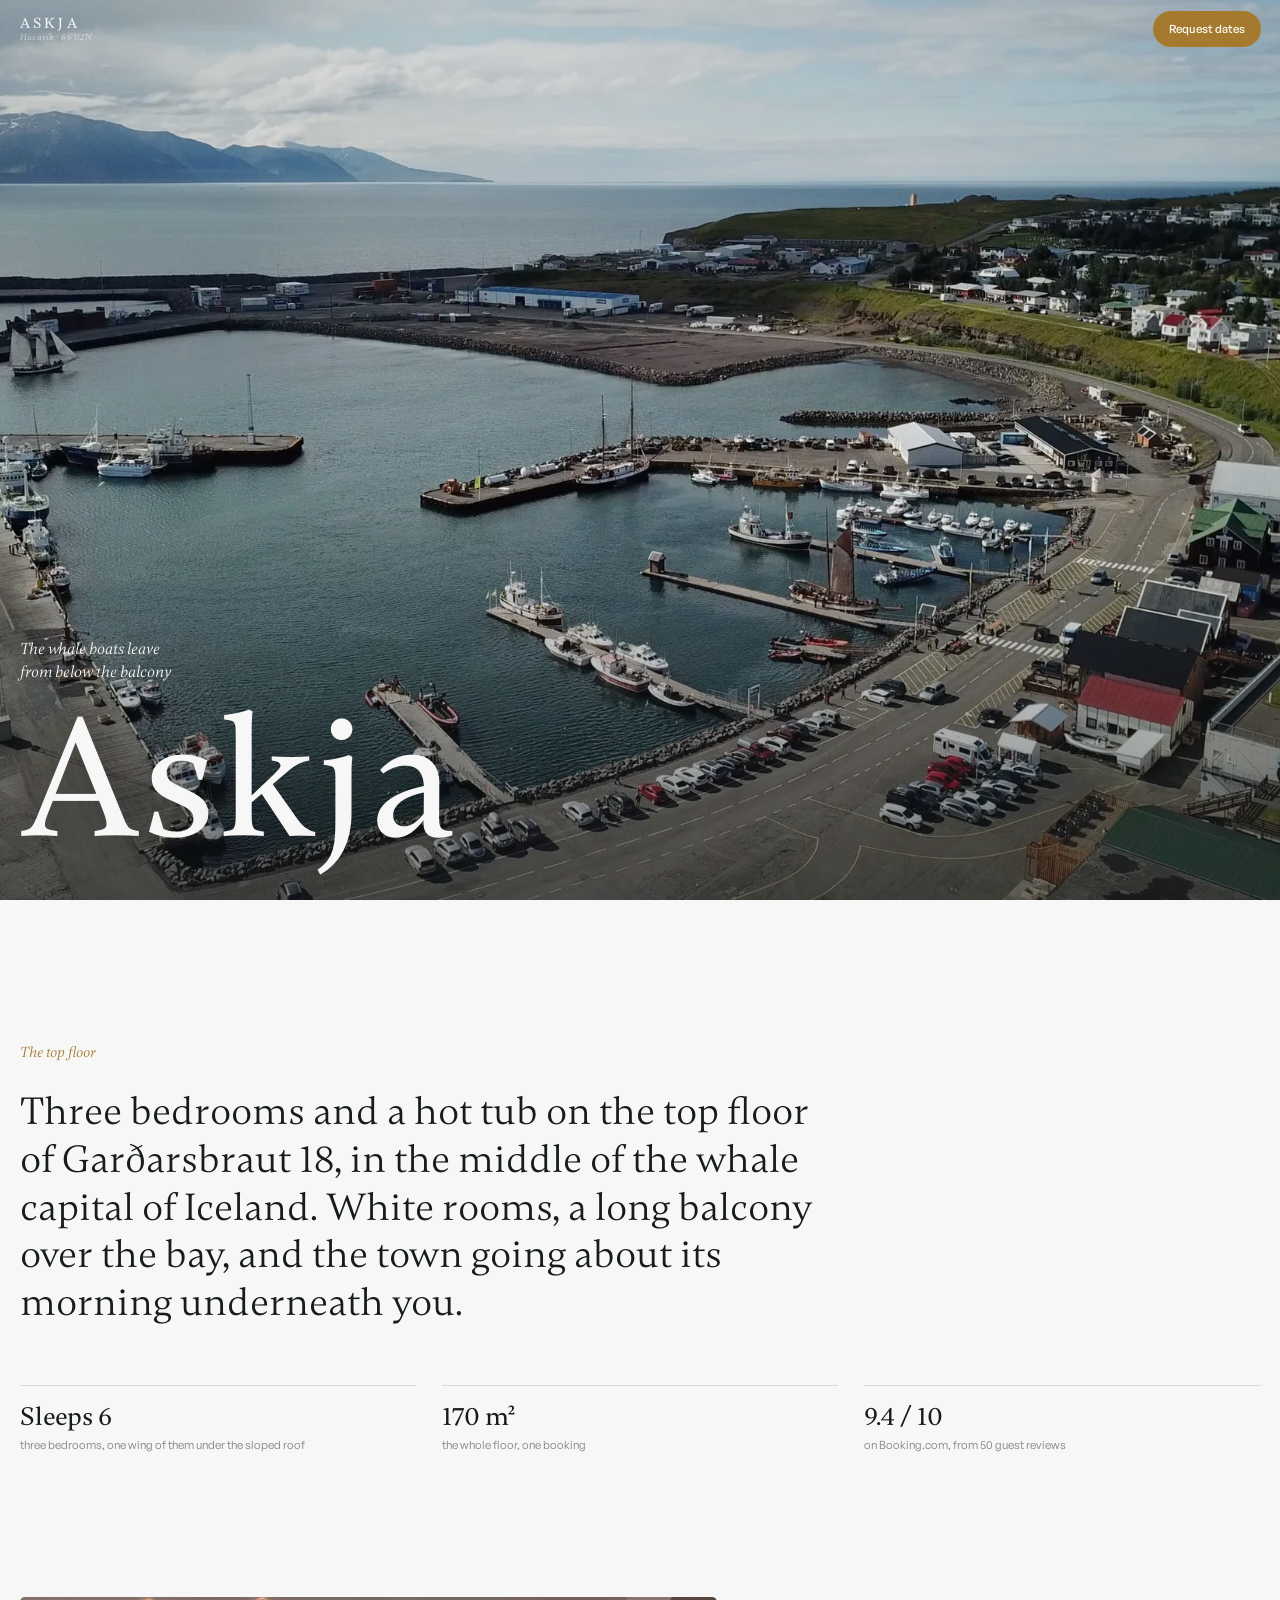
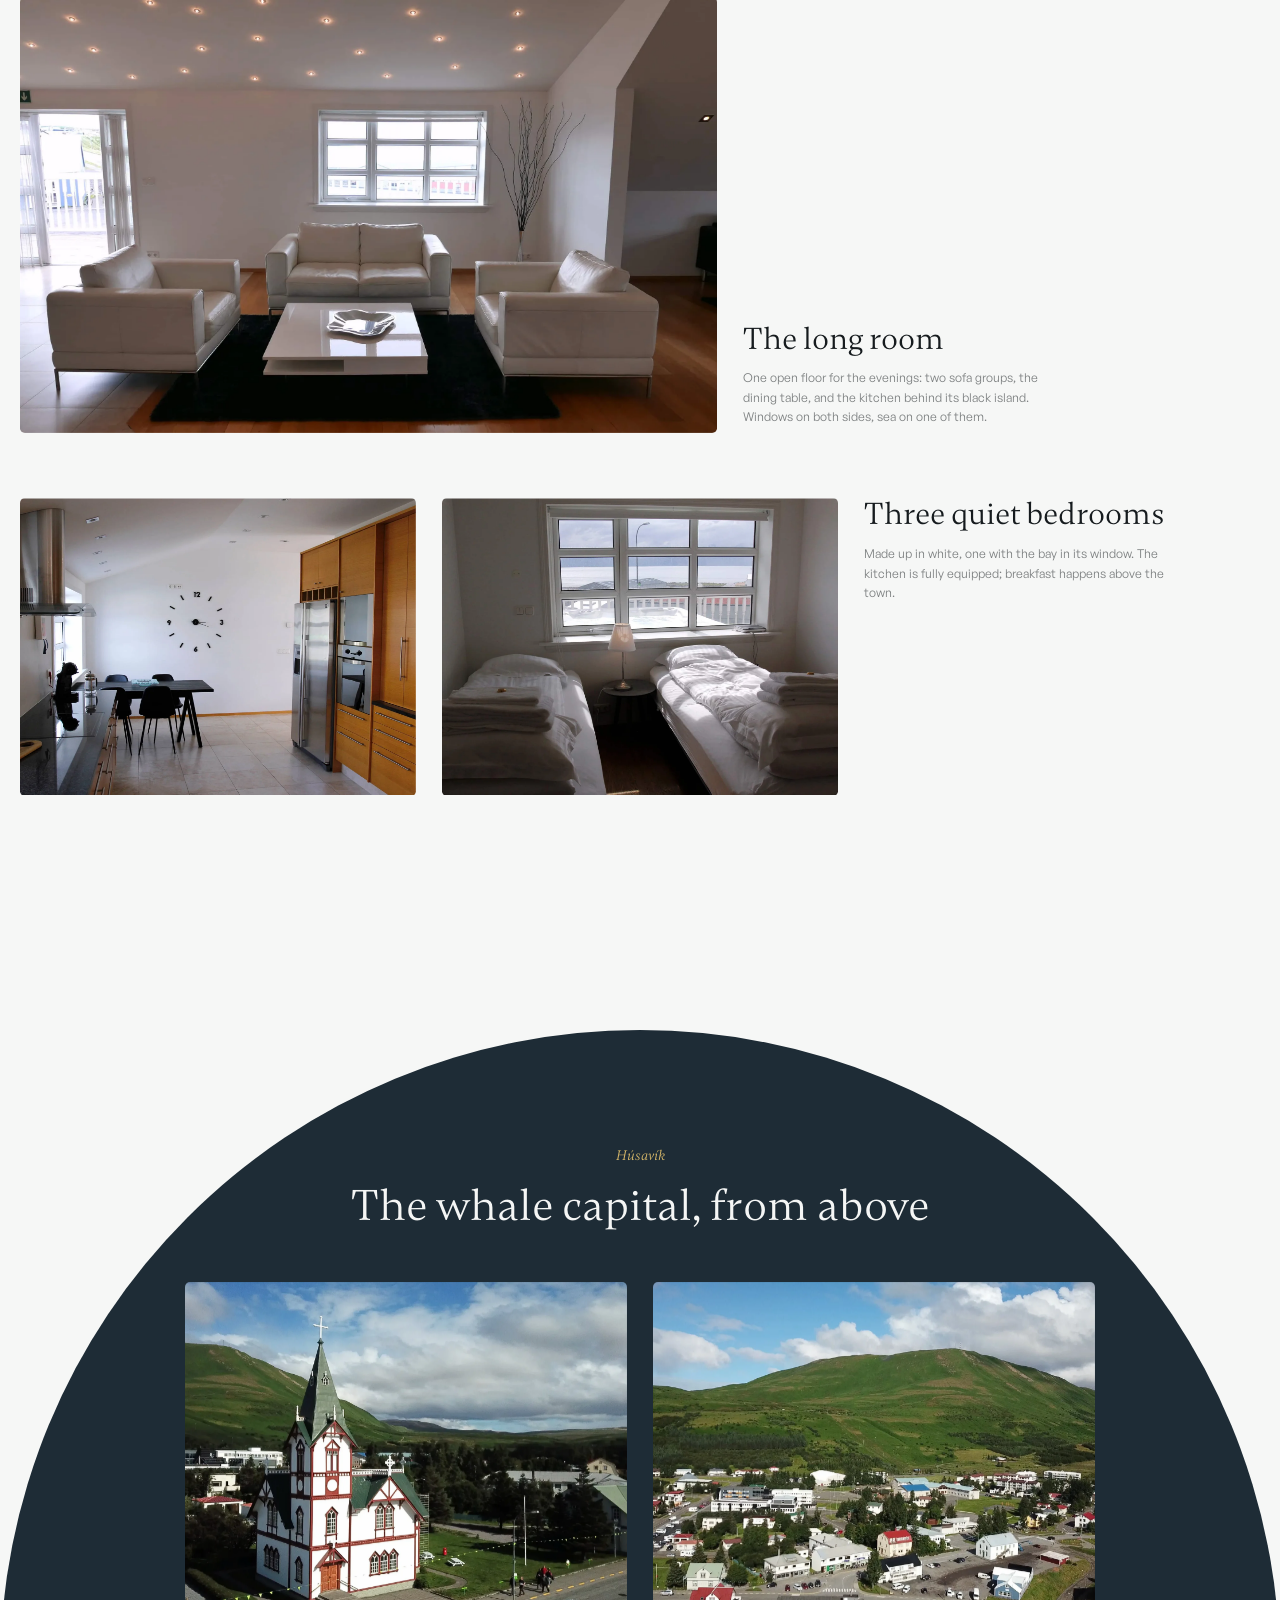
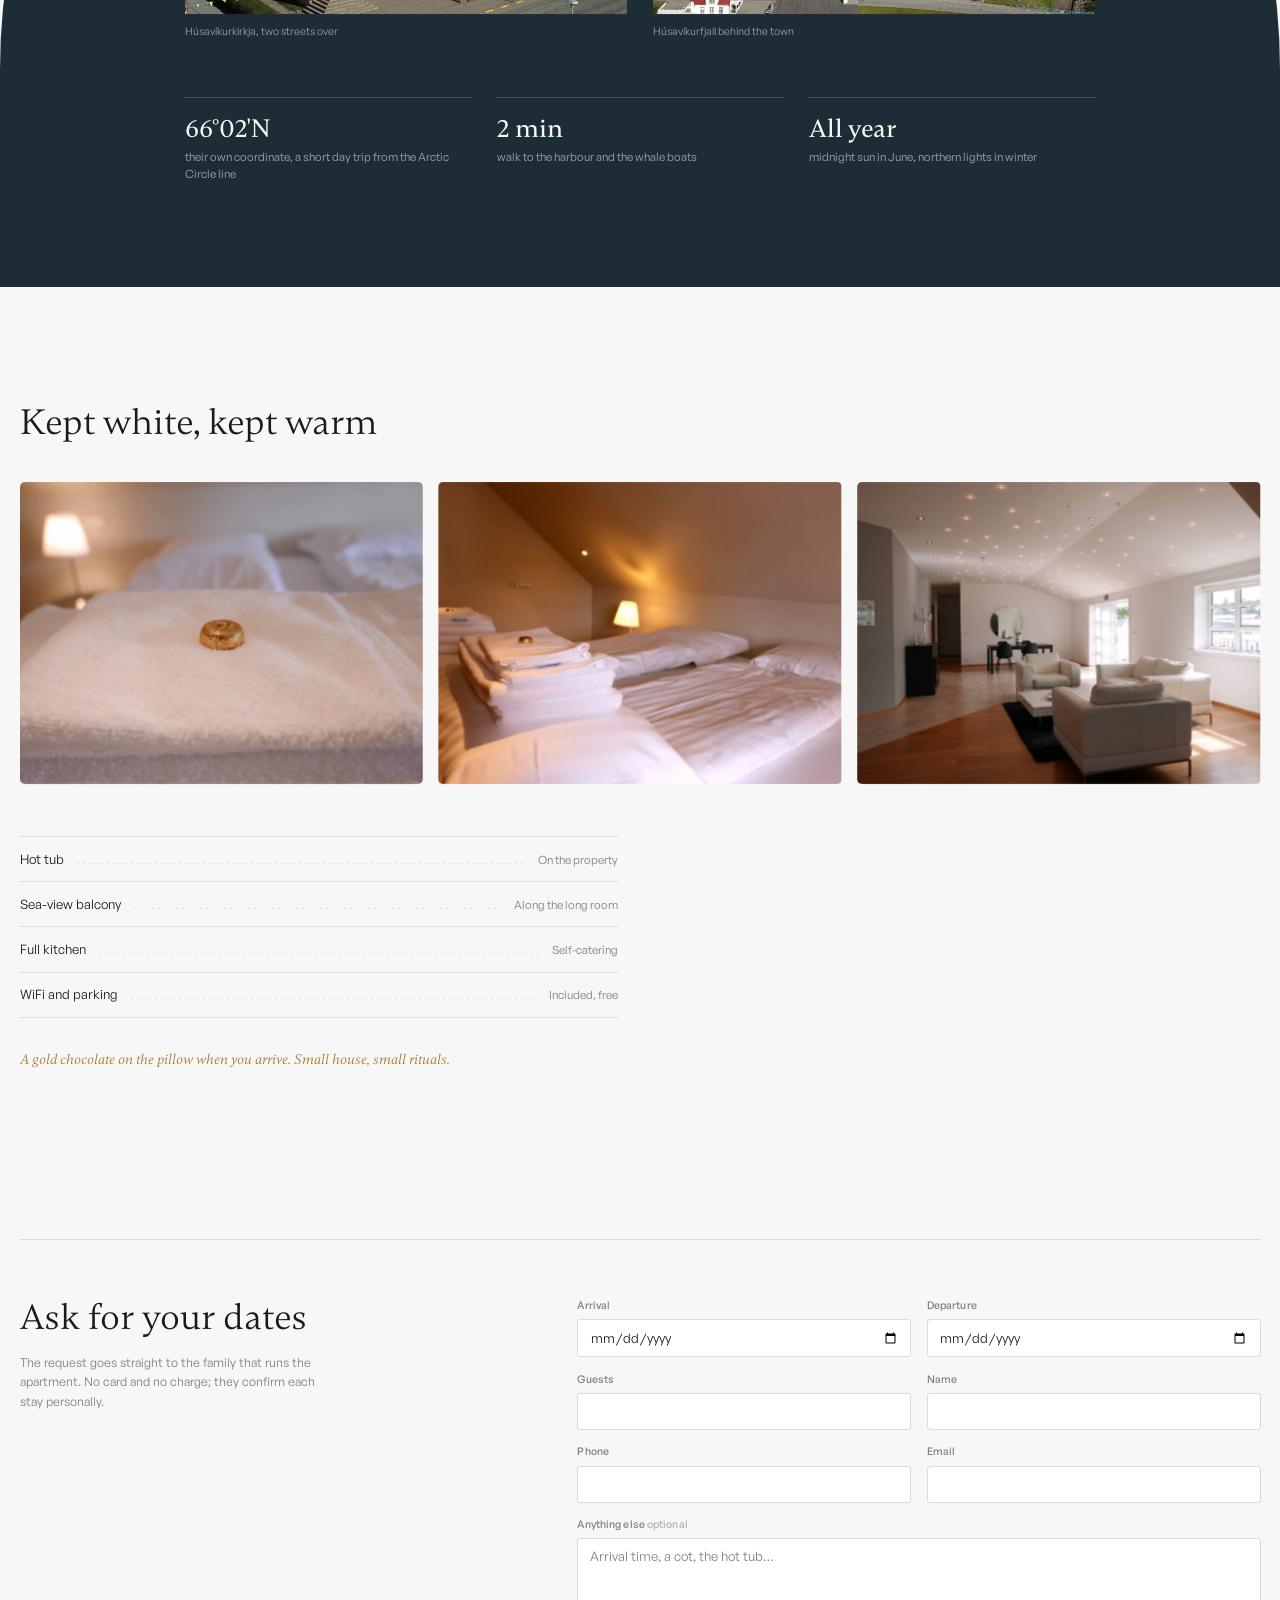
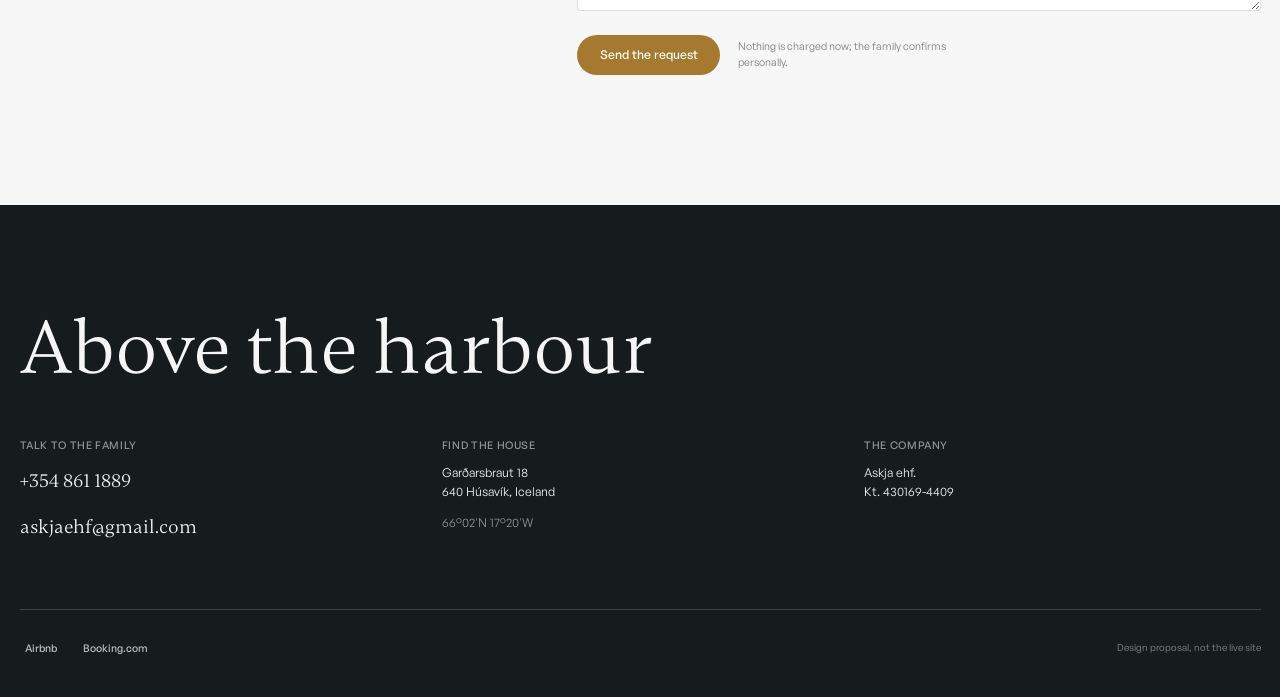
<file: index.html>
<!doctype html>
<html lang="en">
<head>
<meta charset="utf-8">
<meta name="viewport" content="width=device-width, initial-scale=1, viewport-fit=cover">
<title>Askja Apartment · The top floor above Húsavík harbour</title>
<meta name="description" content="A white top-floor apartment above Húsavík harbour: three bedrooms for six guests, a hot tub, and the whale boats leaving from below the balcony. On the 66th parallel.">
<meta name="robots" content="noindex, nofollow">
<meta name="theme-color" content="#F6F7F6" id="themeColor">
<meta name="color-scheme" content="light">
<link rel="icon" type="image/png" sizes="32x32" href="assets/img/favicon-32.png">
<link rel="icon" type="image/png" sizes="180x180" href="assets/img/favicon-180.png">
<link rel="apple-touch-icon" href="assets/img/favicon-180.png">
<link rel="preload" href="assets/fonts/Gambetta-Regular.woff2" as="font" type="font/woff2" crossorigin>
<link rel="preload" href="assets/fonts/GeneralSans-Regular.woff2" as="font" type="font/woff2" crossorigin>
<link rel="preload" as="image" href="assets/img/hero-harbour.webp" fetchpriority="high"
  imagesrcset="assets/img/hero-harbour-sm.webp 1100w, assets/img/hero-harbour.webp 2200w" imagesizes="100vw">
<link rel="stylesheet" href="styles.css">

<!-- Facts: their Airbnb listing 34324596 (sleeps 6, coordinates), the
     fact-checked lead sheet (170 m², hot tub, balcony, Booking 9.4/50,
     Askja ehf. kt. 430169-4409, contact), all verified 2026-08-25. -->
<script type="application/ld+json">
{
  "@context": "https://schema.org",
  "@type": "LodgingBusiness",
  "name": "Askja Apartment",
  "description": "A 170 m² top-floor apartment above Húsavík harbour with three bedrooms for six guests, a hot tub and a sea-view balcony.",
  "telephone": "+354 861 1889",
  "email": "askjaehf@gmail.com",
  "taxID": "430169-4409",
  "address": {
    "@type": "PostalAddress",
    "streetAddress": "Garðarsbraut 18",
    "postalCode": "640",
    "addressLocality": "Húsavík",
    "addressCountry": "IS"
  },
  "geo": { "@type": "GeoCoordinates", "latitude": 66.0449, "longitude": -17.3413 },
  "sameAs": [ "https://www.airbnb.com/rooms/34324596", "https://www.booking.com/hotel/is/askja-apartment.html" ]
}
</script>
</head>
<body data-chrome="light">

<a class="skip-link" href="#top">Skip to content</a>

<!-- fixed chrome: wordmark + one CTA, colors re-theme per section -->
<header class="chrome" id="chrome" aria-label="Main">
  <a class="chrome_mark" href="#top" aria-label="Askja Apartment, back to top">ASKJA<span class="chrome_sub">Húsavík · 66°02'N</span></a>
  <a class="chrome_cta" href="#book">Request dates</a>
</header>

<main class="page" id="top">

  <!-- ============ HERO: dive-in over the harbour ============ -->
  <section class="hero" id="hero" data-theme-val="dark">
    <div class="hero_media" id="heroMedia">
      <img src="assets/img/hero-harbour.webp"
        srcset="assets/img/hero-harbour-sm.webp 1100w, assets/img/hero-harbour.webp 2200w"
        sizes="100vw" alt="Húsavík harbour from above, whale-watching boats at the piers below the town" fetchpriority="high">
      <div class="hero_scrim" aria-hidden="true"></div>
    </div>
    <div class="hero_inner">
      <p class="hero_label ctn" data-drift="-28">The whale boats leave<br>from below the balcony</p>
      <h1 class="hero_title" id="heroTitle" data-drift="-56">Askja</h1>
    </div>
  </section>

  <!-- ============ MANIFESTO ============ -->
  <section class="manifesto" data-theme-val="light">
    <div class="wrap">
      <p class="manifesto_kicker ctn">The top floor</p>
      <h2 class="manifesto_text" data-lines>Three bedrooms and a hot tub on the top floor of Garðarsbraut 18, in the middle of the whale capital of Iceland. White rooms, a long balcony over the bay, and the town going about its morning underneath you.</h2>
      <ul class="facts">
        <li class="ctn"><span class="facts_num">Sleeps 6</span><span class="facts_label">three bedrooms, one wing of them under the sloped roof</span></li>
        <li class="ctn"><span class="facts_num">170 m²</span><span class="facts_label">the whole floor, one booking</span></li>
        <li class="ctn"><span class="facts_num">9.4 / 10</span><span class="facts_label">on Booking.com, from 50 guest reviews</span></li>
      </ul>
    </div>
  </section>

  <!-- ============ THE ROOMS ============ -->
  <section class="rooms" id="rooms" data-theme-val="light">
    <div class="wrap">
      <div class="rooms_row">
        <figure class="rooms_fig is-wide slide">
          <img src="assets/img/living-wide.webp" alt="The white living room under spot-lit sloped ceilings" loading="lazy">
        </figure>
        <div class="rooms_text">
          <h3 class="rooms_head" data-lines>The long room</h3>
          <p class="rooms_body ctn">One open floor for the evenings: two sofa groups, the dining table, and the kitchen behind its black island. Windows on both sides, sea on one of them.</p>
        </div>
      </div>
      <div class="rooms_row is-flip">
        <figure class="rooms_fig slide">
          <img src="assets/img/kitchen.webp" alt="The kitchen with timber cabinetry and a black island" loading="lazy">
        </figure>
        <figure class="rooms_fig slide">
          <img src="assets/img/bed-view.webp" alt="A bedroom window looking straight down the bay" loading="lazy">
        </figure>
        <div class="rooms_text">
          <h3 class="rooms_head" data-lines>Three quiet bedrooms</h3>
          <p class="rooms_body ctn">Made up in white, one with the bay in its window. The kitchen is fully equipped; breakfast happens above the town.</p>
        </div>
      </div>
    </div>
  </section>

  <!-- ============ THE TOWN (dome) ============ -->
  <section class="town arch" id="town" data-theme-val="dark">
    <div class="wrap">
      <p class="town_kicker ctn">Húsavík</p>
      <h2 class="town_head" data-lines>The whale capital, from above</h2>
      <div class="town_grid">
        <figure class="town_fig slide">
          <img src="assets/img/town-church.webp" alt="Húsavík church above the town rooftops" loading="lazy">
          <figcaption class="town_cap">Húsavíkurkirkja, two streets over</figcaption>
        </figure>
        <figure class="town_fig slide">
          <img src="assets/img/town-fell.webp" alt="The green fell rising behind Húsavík" loading="lazy">
          <figcaption class="town_cap">Húsavíkurfjall behind the town</figcaption>
        </figure>
      </div>
      <ul class="town_data">
        <li class="ctn"><span class="facts_num">66°02'N</span><span class="facts_label">their own coordinate, a short day trip from the Arctic Circle line</span></li>
        <li class="ctn"><span class="facts_num">2 min</span><span class="facts_label">walk to the harbour and the whale boats</span></li>
        <li class="ctn"><span class="facts_num">All year</span><span class="facts_label">midnight sun in June, northern lights in winter</span></li>
      </ul>
    </div>
  </section>

  <!-- ============ DETAILS ============ -->
  <section class="details" data-theme-val="light">
    <div class="wrap">
      <h3 class="details_head" data-lines>Kept white, kept warm</h3>
      <div class="details_strip">
        <figure class="details_fig slide"><img src="assets/img/detail-choc.webp" alt="A gold-wrapped chocolate left on the white duvet" loading="lazy"></figure>
        <figure class="details_fig slide"><img src="assets/img/bed-attic.webp" alt="Twin beds under the sloped ceiling with warm lamps" loading="lazy"></figure>
        <figure class="details_fig slide"><img src="assets/img/living-calm.webp" alt="The living room at rest, lit by its ceiling spots" loading="lazy"></figure>
      </div>
      <ul class="details_list">
        <li><span>Hot tub</span><span class="details_dots"></span><span>On the property</span></li>
        <li><span>Sea-view balcony</span><span class="details_dots"></span><span>Along the long room</span></li>
        <li><span>Full kitchen</span><span class="details_dots"></span><span>Self-catering</span></li>
        <li><span>WiFi and parking</span><span class="details_dots"></span><span>Included, free</span></li>
      </ul>
      <p class="details_note ctn">A gold chocolate on the pillow when you arrive. Small house, small rituals.</p>
    </div>
  </section>

  <!-- ============ BOOK ============ -->
  <section class="book" id="book" data-theme-val="light">
    <div class="wrap book_layout">
      <div class="book_text">
        <h3 class="book_head" data-lines>Ask for your dates</h3>
        <p class="book_body ctn">The request goes straight to the family that runs the apartment. No card and no charge; they confirm each stay personally.</p>
      </div>
      <form class="book_form" id="bookForm" novalidate>
        <div class="book_grid">
          <div class="book_field">
            <label class="book_label" for="bkArrive">Arrival</label>
            <input class="book_input" id="bkArrive" name="arrival" type="date" required>
            <p class="book_err" id="errArrive" hidden>Pick an arrival date.</p>
          </div>
          <div class="book_field">
            <label class="book_label" for="bkDepart">Departure</label>
            <input class="book_input" id="bkDepart" name="departure" type="date" required>
            <p class="book_err" id="errDepart" hidden>Departure must be after arrival.</p>
          </div>
          <div class="book_field">
            <label class="book_label" for="bkGuests">Guests</label>
            <input class="book_input" id="bkGuests" name="guests" type="number" min="1" max="6" inputmode="numeric" required>
            <p class="book_err" id="errGuests" hidden>How many of you, 1 to 6?</p>
          </div>
          <div class="book_field">
            <label class="book_label" for="bkName">Name</label>
            <input class="book_input" id="bkName" name="name" type="text" autocomplete="name" required>
            <p class="book_err" id="errName" hidden>Tell them your name.</p>
          </div>
          <div class="book_field">
            <label class="book_label" for="bkPhone">Phone</label>
            <input class="book_input" id="bkPhone" name="phone" type="tel" autocomplete="tel" required>
            <p class="book_err" id="errPhone" hidden>A phone number, so they can reach you.</p>
          </div>
          <div class="book_field">
            <label class="book_label" for="bkEmail">Email</label>
            <input class="book_input" id="bkEmail" name="email" type="email" autocomplete="email" spellcheck="false" required>
            <p class="book_err" id="errEmail" hidden>That email does not look complete.</p>
          </div>
          <div class="book_field is-wide">
            <label class="book_label" for="bkMsg">Anything else <span class="book_optional">optional</span></label>
            <textarea class="book_input book_area" id="bkMsg" name="message" rows="3" placeholder="Arrival time, a cot, the hot tub…"></textarea>
          </div>
        </div>
        <div class="book_actions">
          <button class="book_submit" id="bkSubmit" type="submit">Send the request</button>
          <p class="book_note">Nothing is charged now; the family confirms personally.</p>
        </div>
        <p class="book_err book_err--form" id="errForm" aria-live="polite" hidden></p>
      </form>
      <div class="book_done" id="bookDone" role="status" aria-live="polite" tabindex="-1" hidden>
        <p class="book_done-title">Request sent</p>
        <p class="book_done-body">Thank you. The request is with the family and they confirm each stay personally. Nothing is charged now.</p>
        <p class="book_done-ref">Reference <span id="bookRef"></span></p>
      </div>
    </div>
  </section>

  <!-- ============ FOOTER ============ -->
  <footer class="footer" id="contact" data-theme-val="dark">
    <div class="wrap">
      <h2 class="footer_title" data-lines>Above the harbour</h2>
      <div class="footer_grid">
        <div class="footer_col">
          <p class="footer_label">Talk to the family</p>
          <a class="footer_big" href="tel:+3548611889">+354 861 1889</a>
          <a class="footer_big" href="mailto:askjaehf@gmail.com">askjaehf@gmail.com</a>
        </div>
        <div class="footer_col">
          <p class="footer_label">Find the house</p>
          <p class="footer_body">Garðarsbraut 18<br>640 Húsavík, Iceland</p>
          <p class="footer_body is-dim">66°02'N 17°20'W</p>
        </div>
        <div class="footer_col">
          <p class="footer_label">The company</p>
          <p class="footer_body">Askja ehf.<br>Kt. 430169-4409</p>
        </div>
      </div>
      <div class="footer_base">
        <div class="footer_links">
          <a href="https://www.airbnb.com/rooms/34324596" rel="noopener" target="_blank">Airbnb</a>
          <a href="https://www.booking.com/hotel/is/askja-apartment.html" rel="noopener" target="_blank">Booking.com</a>
        </div>
        <p class="footer_note">Design proposal, not the live site</p>
      </div>
    </div>
  </footer>

</main>

<script src="assets/vendor/gsap.min.js"></script>
<script src="assets/vendor/ScrollTrigger.min.js"></script>
<script src="assets/vendor/lenis.min.js"></script>
<script src="app.js"></script>
</body>
</html>
</file>
<file: styles.css>
/* ============================================================
   Askja Apartment · ERA Residence lineage, first transplant
   Fluid canvas: the desktop design ZOOMS (html font-size 1vw,
   clamped); mobile is a fixed 16px root with its own layout.
   Faces + palette are Askja's own; nothing shared with sisters.
   ============================================================ */

@font-face { font-family: 'Gambetta'; src: url('assets/fonts/Gambetta-Regular.woff2') format('woff2'); font-weight: 400; font-style: normal; font-display: swap; }
@font-face { font-family: 'Gambetta'; src: url('assets/fonts/Gambetta-Medium.woff2') format('woff2'); font-weight: 500; font-style: normal; font-display: swap; }
@font-face { font-family: 'Gambetta'; src: url('assets/fonts/Gambetta-Italic.woff2') format('woff2'); font-weight: 400; font-style: italic; font-display: swap; }
@font-face { font-family: 'General Sans'; src: url('assets/fonts/GeneralSans-Regular.woff2') format('woff2'); font-weight: 400; font-style: normal; font-display: swap; }
@font-face { font-family: 'General Sans'; src: url('assets/fonts/GeneralSans-Medium.woff2') format('woff2'); font-weight: 500; font-style: normal; font-display: swap; }
@font-face { font-family: 'General Sans'; src: url('assets/fonts/GeneralSans-Semibold.woff2') format('woff2'); font-weight: 600; font-style: normal; font-display: swap; }

:root {
  color-scheme: light;
  --foam: #F6F7F6;
  --ink: #161B1E;
  --slate: #43596A;
  --deep-sea: #1E2C36;
  --timber: #C89A5F;
  --gold: #A67A2E;
  --ink-15: rgba(22,27,30,.15);
  --ink-55: rgba(22,27,30,.55);
  --hairline: rgba(22,27,30,.12);
  --foam-hair: rgba(246,247,246,.18);
  --serif: 'Gambetta', ui-serif, Georgia, serif;
  --sans: 'General Sans', ui-sans-serif, system-ui, sans-serif;
  --out: cubic-bezier(.25, 1, .5, 1);     /* ERA reveal */
  --inout: cubic-bezier(.75, 0, .25, 1);
}

/* THE FLUID CANVAS (ERA law, clamped for sanity) */
html { font-size: clamp(13px, 1vw, 18px); }
@media (max-width: 991px) { html { font-size: 16px; } }

* { box-sizing: border-box; margin: 0; padding: 0; }
html, body { overflow-x: clip; background-color: var(--ink); }
html.lenis, html.lenis body { height: auto; }
.page { background: var(--foam); }

body {
  color: var(--ink);
  font-family: var(--sans);
  font-size: 1rem;
  -webkit-font-smoothing: antialiased;
}
::selection { background: var(--gold); color: #fff; }
a { color: inherit; text-decoration: none; }
ul, ol { list-style: none; }
img { display: block; max-width: 100%; }
a, button { touch-action: manipulation; }
body { -webkit-tap-highlight-color: transparent; }
[id] { scroll-margin-top: 5rem; }
:focus-visible { outline: 2px solid var(--gold); outline-offset: 3px; }
.wrap { width: min(100% - 3rem, 96rem); margin-inline: auto; }

.skip-link {
  position: fixed; top: .5rem; left: .5rem; z-index: 400;
  background: var(--ink); color: #fff; font: 500 .875rem/1 var(--sans);
  padding: .9rem 1.1rem; border-radius: .25rem;
  transform: translateY(-300%); transition: transform .2s ease;
}
.skip-link:focus { transform: translateY(0); }

/* ---------- fixed chrome: self-theming per section (ERA idea 2) ---------- */
.chrome {
  position: fixed; inset: 0 0 auto 0; z-index: 100; height: 4.5rem;
  display: flex; align-items: center; justify-content: space-between;
  padding-inline: 1.5rem; pointer-events: none;
  color: var(--foam); transition: color .4s ease;
}
body[data-chrome="light"] .chrome { color: var(--ink); }
.chrome a { pointer-events: auto; }
.chrome_mark {
  display: flex; flex-direction: column; gap: .2rem;
  font: 500 1.15rem/1 var(--serif); letter-spacing: .22em;
}
.chrome_sub { font: italic 400 .7rem/1 var(--serif); letter-spacing: .04em; opacity: .7; }
.chrome_cta {
  font: 500 .875rem/1 var(--sans);
  padding: .95rem 1.2rem; border-radius: 99rem;
  background: var(--gold); color: #fff;
  transition: background .3s ease, transform .3s var(--out);
}
.chrome_cta:hover { background: #8C661F; }
.chrome_cta:active { transform: scale(.97); }

/* ---------- reveal primitives (resting = visible; JS sets initial) ---------- */
.slide { overflow: hidden; }
.slide img { transition: transform 1s var(--out); }
@media (hover: hover) and (pointer: fine) {
  .slide:hover img { transform: scale(1.025); }
}

/* ---------- HERO ---------- */
.hero { position: relative; height: 100svh; color: var(--foam); overflow: hidden; }
.hero_media { position: absolute; inset: 0; transform-origin: 50% 75%; will-change: transform; }
.hero_media img { width: 100%; height: 100%; object-fit: cover; }
.hero_scrim { position: absolute; inset: 0; background: linear-gradient(to top, rgba(22,27,30,.55), rgba(22,27,30,.08) 45%, rgba(22,27,30,.18)); }
.hero_inner {
  position: relative; height: 100%;
  display: flex; flex-direction: column; justify-content: flex-end; align-items: flex-start;
  padding: 0 1.5rem 3rem;
}
.hero_label { font: italic 400 1.25rem/1.4 var(--serif); margin-bottom: 1.2rem; text-shadow: 0 1px 16px rgba(0,0,0,.35); }
.hero_title {
  font: 500 13.5rem/0.92 var(--serif); letter-spacing: .01em;
  text-shadow: 0 2px 40px rgba(0,0,0,.3);
}
.hero_title .char { display: inline-block; }

/* ---------- MANIFESTO ---------- */
.manifesto { background: var(--foam); padding: 11rem 0 8rem; }
.manifesto_kicker { font: italic 400 1.15rem/1.3 var(--serif); color: var(--gold); margin-bottom: 2rem; }
.manifesto_text {
  font: 400 3rem/1.22 var(--serif); max-width: 62rem; text-wrap: pretty;
}
.facts { display: grid; grid-template-columns: repeat(3, 1fr); gap: 2rem; margin-top: 4.5rem; }
.facts li { border-top: 1px solid var(--hairline); padding-top: 1.3rem; display: flex; flex-direction: column; gap: .45rem; }
.facts_num { font: 500 2rem/1.1 var(--serif); }
.facts_label { font: 400 .875rem/1.5 var(--sans); color: var(--ink-55); max-width: 22rem; }

/* ---------- ROOMS ---------- */
.rooms { background: var(--foam); padding: 3rem 0 9rem; }
.rooms_row { display: grid; grid-template-columns: 1.35fr 1fr; gap: 2rem; align-items: end; margin-bottom: 5rem; }
.rooms_row.is-flip { grid-template-columns: 1fr 1fr 1fr; align-items: start; }
.rooms_fig { border-radius: .375rem; overflow: hidden; }
.rooms_fig img { width: 100%; aspect-ratio: 4 / 3; object-fit: cover; }
.rooms_fig.is-wide img { aspect-ratio: 16 / 10; }
.rooms_text { display: flex; flex-direction: column; gap: 1rem; padding-bottom: .5rem; }
.rooms_head { font: 400 2.4rem/1.05 var(--serif); }
.rooms_body { font: 400 .9375rem/1.6 var(--sans); color: var(--ink-55); max-width: 24rem; }

/* ---------- THE TOWN: the dome (ERA idea 5) ---------- */
.town {
  background: var(--deep-sea); color: var(--foam);
  padding: 9rem 0 8rem; margin-top: 4rem;
}
.arch { border-top-left-radius: 50rem; border-top-right-radius: 50rem; }
.town .wrap { display: flex; flex-direction: column; align-items: center; text-align: center; }
.town_kicker { font: italic 400 1.1rem/1.3 var(--serif); color: #D8B96A; margin-bottom: 1.4rem; }
.town_head { font: 400 3.4rem/1.05 var(--serif); max-width: 46rem; text-wrap: balance; }
.town_grid { display: grid; grid-template-columns: 1fr 1fr; gap: 2rem; margin-top: 4rem; width: 100%; max-width: 70rem; }
.town_fig { border-radius: .375rem; overflow: hidden; }
.town_fig img { width: 100%; aspect-ratio: 4 / 3; object-fit: cover; }
.town_cap { font: 400 .8125rem/1.4 var(--sans); opacity: .6; padding-top: .8rem; text-align: left; }
.town_data { display: grid; grid-template-columns: repeat(3, 1fr); gap: 2rem; margin-top: 4.5rem; width: 100%; max-width: 70rem; text-align: left; }
.town_data li { border-top: 1px solid var(--foam-hair); padding-top: 1.3rem; display: flex; flex-direction: column; gap: .45rem; }
.town_data .facts_label { color: rgba(246,247,246,.62); }

/* ---------- DETAILS ---------- */
.details { background: var(--foam); padding: 9rem 0; }
.details_head { font: 400 2.8rem/1.05 var(--serif); margin-bottom: 3rem; }
.details_strip { display: grid; grid-template-columns: repeat(3, 1fr); gap: 1.2rem; }
.details_fig { border-radius: .375rem; overflow: hidden; }
.details_fig img { width: 100%; aspect-ratio: 4 / 3; object-fit: cover; }
.details_list { max-width: 46rem; margin-top: 4rem; }
.details_list li { display: flex; align-items: baseline; gap: 1rem; padding: 1.05rem 0; border-bottom: 1px solid var(--hairline); font: 400 1rem/1.3 var(--sans); }
.details_list li:first-child { border-top: 1px solid var(--hairline); }
.details_list li span:last-child { color: var(--ink-55); font-size: .875rem; white-space: nowrap; }
.details_dots { flex: 1; height: 1px; background: repeating-linear-gradient(90deg, var(--hairline) 0 2px, transparent 2px 6px); }
.details_note { font: italic 400 1.1rem/1.5 var(--serif); color: var(--gold); margin-top: 2.4rem; }

/* ---------- BOOK ---------- */
.book { background: var(--foam); padding: 4rem 0 10rem; }
.book_layout { display: grid; grid-template-columns: 1fr 1.35fr; gap: 4rem; align-items: start; border-top: 1px solid var(--hairline); padding-top: 4.5rem; }
.book_head { font: 400 2.8rem/1.05 var(--serif); margin-bottom: 1.2rem; }
.book_body { font: 400 .9375rem/1.6 var(--sans); color: var(--ink-55); max-width: 24rem; }
.book_form { display: flex; flex-direction: column; gap: 1.6rem; }
.book_grid { display: grid; grid-template-columns: 1fr 1fr; gap: 1.2rem; }
.book_field.is-wide { grid-column: 1 / -1; }
.book_label { display: block; font: 500 .8125rem/1.3 var(--sans); letter-spacing: .01em; color: var(--ink-55); margin-bottom: .5rem; }
.book_optional { opacity: .6; }
.book_input {
  width: 100%; min-height: 2.85rem; padding: .6rem .85rem;
  font: 400 1rem/1.4 var(--sans); color: var(--ink);
  background: #fff; border: 1px solid var(--ink-15); border-radius: .25rem;
  transition: border-color .25s ease;
}
.book_input:focus { border-color: var(--gold); }
.book_area { resize: vertical; }
.book_input::placeholder { color: var(--ink-55); }
.book_err { font: 500 .8125rem/1.4 var(--sans); color: #9C3A22; margin-top: .45rem; }
.book_actions { display: flex; align-items: center; gap: 1.4rem; flex-wrap: wrap; }
.book_submit {
  font: 500 .9375rem/1 var(--sans); color: #fff; background: var(--gold);
  border: 0; border-radius: 99rem; padding: 1.05rem 1.7rem; cursor: pointer;
  transition: background .3s ease, transform .3s var(--out);
}
.book_submit:hover { background: #8C661F; }
.book_submit:active { transform: scale(.97); }
.book_note { font: 400 .8125rem/1.5 var(--sans); color: var(--ink-55); max-width: 18rem; }
.book_done { display: flex; flex-direction: column; gap: 1rem; }
.book_done-title { font: 400 2.2rem/1.1 var(--serif); }
.book_done-body { font: 400 .9375rem/1.6 var(--sans); color: var(--ink-55); max-width: 28rem; }
.book_done-ref { font: 500 .8125rem/1.3 var(--sans); color: var(--gold); letter-spacing: .04em; text-transform: uppercase; }
.book_form[hidden], .book_done[hidden], .book_err[hidden] { display: none; }

/* ---------- FOOTER ---------- */
.footer { background: var(--ink); color: var(--foam); padding: 8rem 0 2.5rem; }
.footer_title { font: 400 6rem/1 var(--serif); margin-bottom: 4rem; text-wrap: balance; }
.footer_grid { display: grid; grid-template-columns: repeat(3, 1fr); gap: 2rem; padding-bottom: 5rem; }
.footer_col { display: flex; flex-direction: column; gap: .9rem; }
.footer_label { font: 500 .8125rem/1.3 var(--sans); letter-spacing: .06em; text-transform: uppercase; opacity: .55; }
.footer_big { font: 400 1.5rem/1.35 var(--serif); width: max-content; padding-block: .3rem; transition: color .3s ease; }
.footer_big:hover { color: #D8B96A; }
.footer_body { font: 400 .9375rem/1.55 var(--sans); }
.footer_body.is-dim { opacity: .55; }
.footer_base { display: flex; justify-content: space-between; align-items: center; gap: 1.5rem; border-top: 1px solid var(--foam-hair); padding-top: 1.6rem; flex-wrap: wrap; }
.footer_links { display: flex; gap: 1.2rem; }
.footer_links a { font: 500 .8125rem/1 var(--sans); opacity: .75; padding: .9rem .4rem; transition: opacity .3s ease; }
.footer_links a:hover { opacity: 1; }
.footer_note { font: 400 .75rem/1.4 var(--sans); opacity: .5; }

/* ---------- REDUCED MOTION ---------- */
@media (prefers-reduced-motion: reduce) {
  * { transition-duration: .01s !important; animation: none !important; }
}

/* ---------- MOBILE ---------- */
@media (max-width: 991px) {
  .wrap { width: min(100% - 2rem, 96rem); }
  .chrome { padding-inline: 1rem; height: 4rem; }
  .hero_title { font-size: 5.2rem; }
  .hero_label { font-size: 1.05rem; }
  .hero_inner { padding: 0 1rem 2rem; }
  .manifesto { padding: 5.5rem 0 4rem; }
  .manifesto_text { font-size: 1.6rem; }
  .facts { grid-template-columns: 1fr; gap: 1.2rem; margin-top: 2.6rem; }
  .rooms { padding-bottom: 5rem; }
  .rooms_row, .rooms_row.is-flip { grid-template-columns: 1fr; gap: 1.2rem; margin-bottom: 3rem; }
  .arch { border-top-left-radius: 24vw; border-top-right-radius: 24vw; }
  .town { padding: 5.5rem 0 5rem; }
  .town_head { font-size: 2rem; }
  .town_grid { grid-template-columns: 1fr; gap: 1.2rem; margin-top: 2.4rem; }
  .town_data { grid-template-columns: 1fr; gap: 1.2rem; margin-top: 2.6rem; }
  .details { padding: 5.5rem 0; }
  .details_head { font-size: 1.9rem; }
  .details_strip { grid-template-columns: 1fr; }
  .details_list { margin-top: 2.4rem; }
  .book_layout { grid-template-columns: 1fr; gap: 2.2rem; padding-top: 3rem; }
  .book_grid { grid-template-columns: 1fr; gap: 1rem; }
  .footer { padding: 5rem 0 2rem; }
  .footer_title { font-size: 2.6rem; }
  .footer_grid { grid-template-columns: 1fr; gap: 2.2rem; }
  .footer_base { flex-direction: column; align-items: flex-start; gap: 1rem; }
}
</file>
